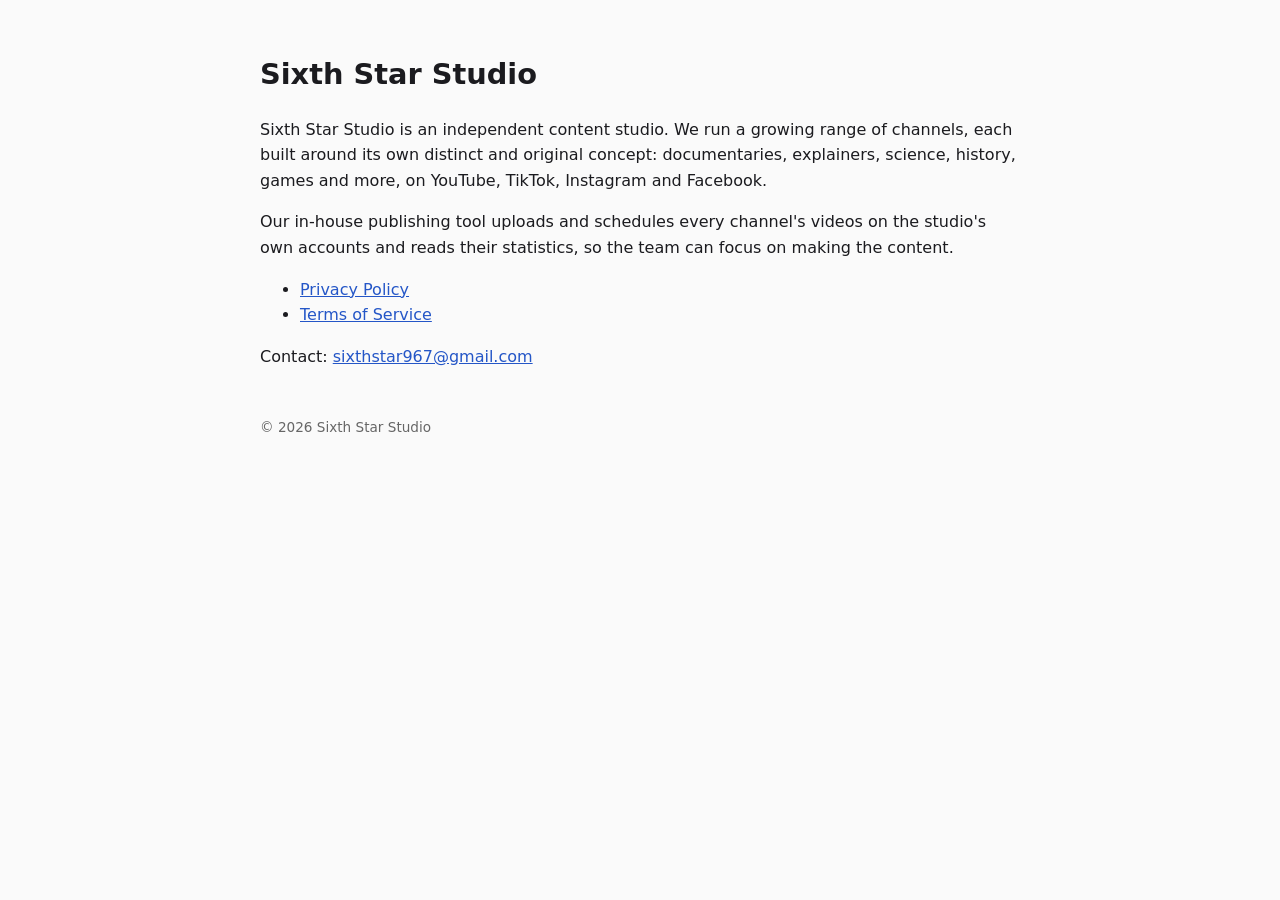
<file: index.html>
<!doctype html><html lang="en"><head><meta charset="utf-8"><meta name="viewport" content="width=device-width,initial-scale=1">
<title>Sixth Star Studio</title><link rel="stylesheet" href="style.css"></head><body>
<h1>Sixth Star Studio</h1>
<p>Sixth Star Studio is an independent content studio. We run a growing range of channels, each built around its own distinct and original concept: documentaries, explainers, science, history, games and more, on YouTube, TikTok, Instagram and Facebook.</p>
<p>Our in-house publishing tool uploads and schedules every channel's videos on the studio's own accounts and reads their statistics, so the team can focus on making the content.</p>
<ul><li><a href="privacy.html">Privacy Policy</a></li><li><a href="terms.html">Terms of Service</a></li></ul>
<p>Contact: <a href="mailto:sixthstar967@gmail.com">sixthstar967@gmail.com</a></p>
<footer>&copy; 2026 Sixth Star Studio</footer></body></html>
</file>
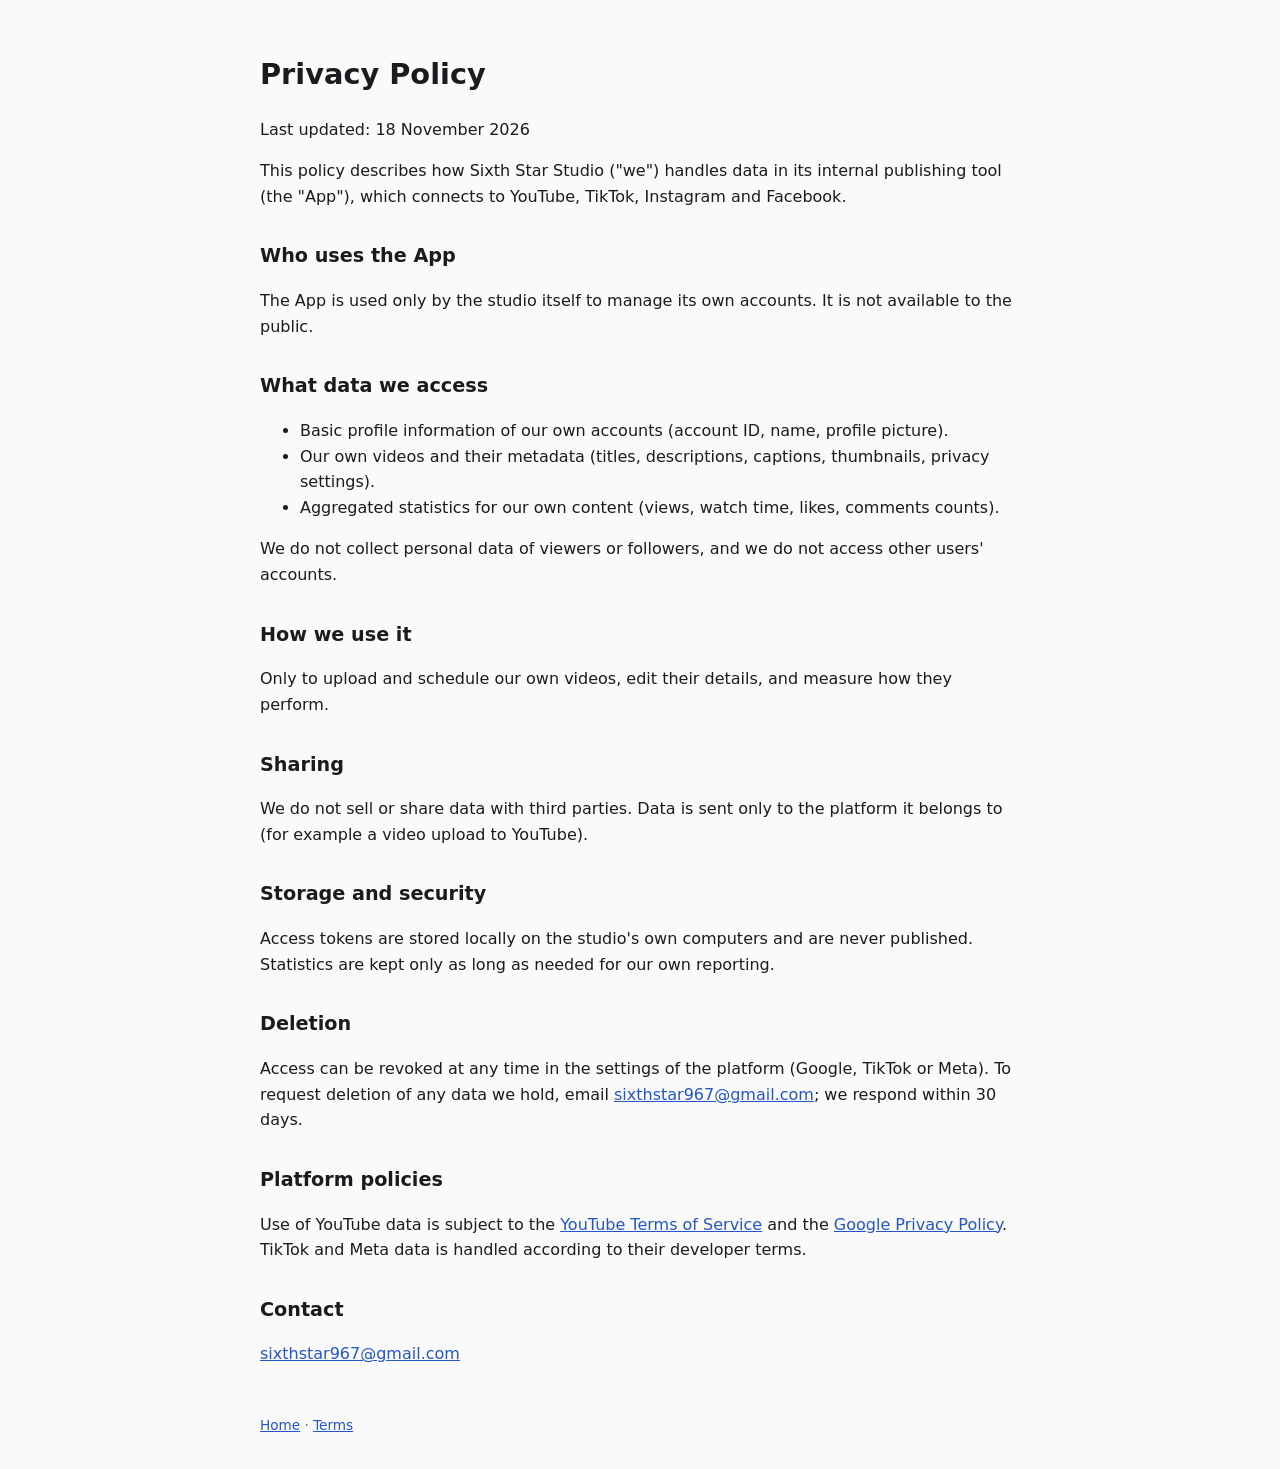
<file: privacy.html>
<!doctype html><html lang="en"><head><meta charset="utf-8"><meta name="viewport" content="width=device-width,initial-scale=1">
<title>Privacy Policy</title><link rel="stylesheet" href="style.css"></head><body>
<h1>Privacy Policy</h1><p>Last updated: 18 November 2026</p>
<p>This policy describes how Sixth Star Studio ("we") handles data in its internal publishing tool (the "App"), which connects to YouTube, TikTok, Instagram and Facebook.</p>
<h2>Who uses the App</h2><p>The App is used only by the studio itself to manage its own accounts. It is not available to the public.</p>
<h2>What data we access</h2><ul>
<li>Basic profile information of our own accounts (account ID, name, profile picture).</li>
<li>Our own videos and their metadata (titles, descriptions, captions, thumbnails, privacy settings).</li>
<li>Aggregated statistics for our own content (views, watch time, likes, comments counts).</li></ul>
<p>We do not collect personal data of viewers or followers, and we do not access other users' accounts.</p>
<h2>How we use it</h2><p>Only to upload and schedule our own videos, edit their details, and measure how they perform.</p>
<h2>Sharing</h2><p>We do not sell or share data with third parties. Data is sent only to the platform it belongs to (for example a video upload to YouTube).</p>
<h2>Storage and security</h2><p>Access tokens are stored locally on the studio's own computers and are never published. Statistics are kept only as long as needed for our own reporting.</p>
<h2>Deletion</h2><p>Access can be revoked at any time in the settings of the platform (Google, TikTok or Meta). To request deletion of any data we hold, email <a href="mailto:sixthstar967@gmail.com">sixthstar967@gmail.com</a>; we respond within 30 days.</p>
<h2>Platform policies</h2><p>Use of YouTube data is subject to the <a href="https://www.youtube.com/t/terms">YouTube Terms of Service</a> and the <a href="https://policies.google.com/privacy">Google Privacy Policy</a>. TikTok and Meta data is handled according to their developer terms.</p>
<h2>Contact</h2><p><a href="mailto:sixthstar967@gmail.com">sixthstar967@gmail.com</a></p>
<footer><a href="index.html">Home</a> · <a href="terms.html">Terms</a></footer></body></html>
</file>
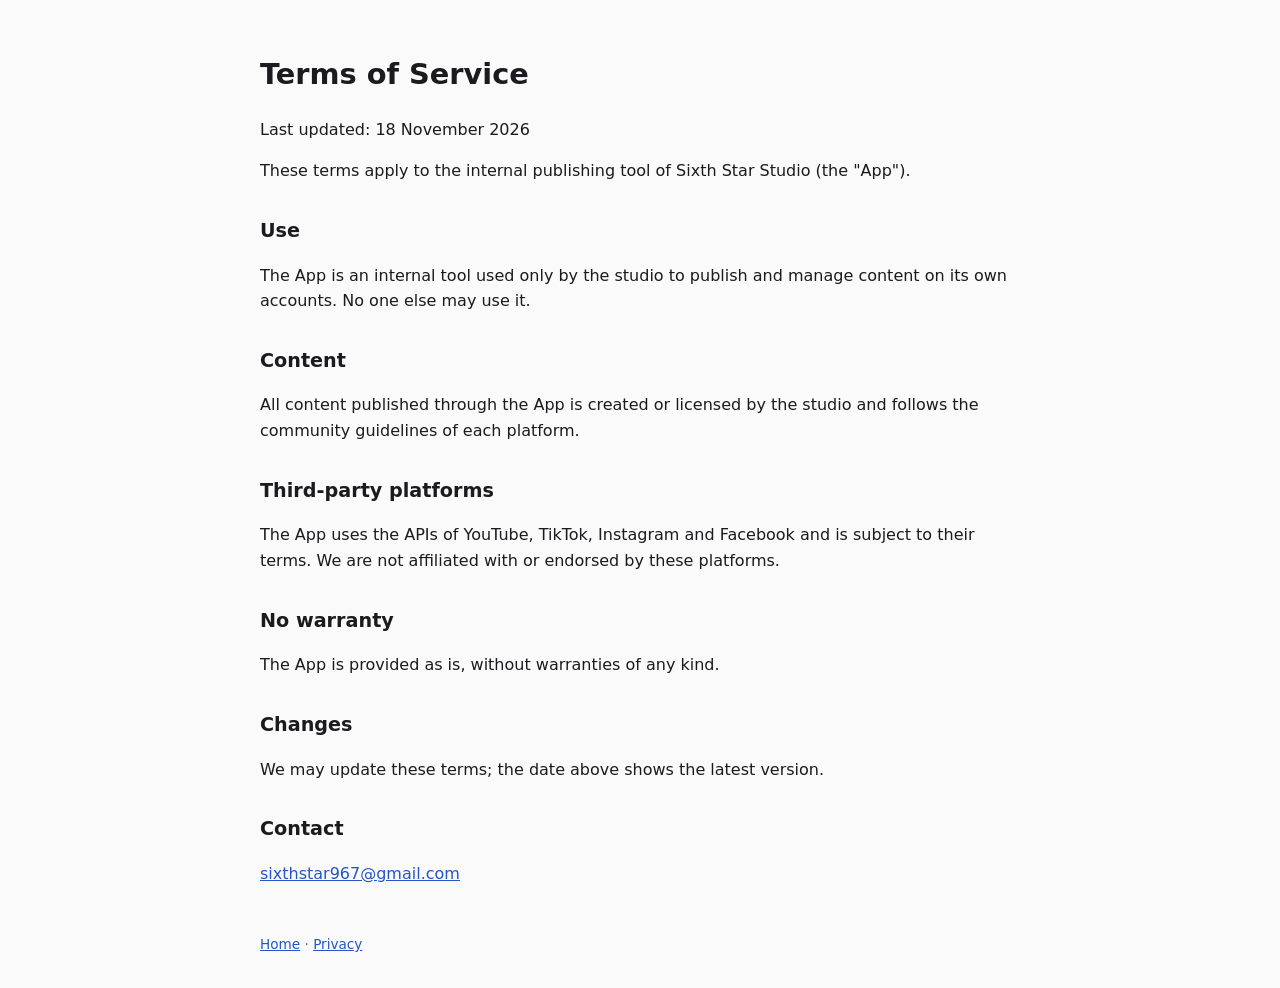
<file: terms.html>
<!doctype html><html lang="en"><head><meta charset="utf-8"><meta name="viewport" content="width=device-width,initial-scale=1">
<title>Terms of Service</title><link rel="stylesheet" href="style.css"></head><body>
<h1>Terms of Service</h1><p>Last updated: 18 November 2026</p>
<p>These terms apply to the internal publishing tool of Sixth Star Studio (the "App").</p>
<h2>Use</h2><p>The App is an internal tool used only by the studio to publish and manage content on its own accounts. No one else may use it.</p>
<h2>Content</h2><p>All content published through the App is created or licensed by the studio and follows the community guidelines of each platform.</p>
<h2>Third-party platforms</h2><p>The App uses the APIs of YouTube, TikTok, Instagram and Facebook and is subject to their terms. We are not affiliated with or endorsed by these platforms.</p>
<h2>No warranty</h2><p>The App is provided as is, without warranties of any kind.</p>
<h2>Changes</h2><p>We may update these terms; the date above shows the latest version.</p>
<h2>Contact</h2><p><a href="mailto:sixthstar967@gmail.com">sixthstar967@gmail.com</a></p>
<footer><a href="index.html">Home</a> · <a href="privacy.html">Privacy</a></footer></body></html>
</file>
<file: style.css>
body{font-family:system-ui,-apple-system,Segoe UI,Roboto,sans-serif;max-width:760px;margin:0 auto;padding:32px 16px;line-height:1.6;color:#1b1b1f;background:#fafafa}
h1{font-size:1.8rem}h2{font-size:1.2rem;margin-top:2rem}a{color:#2456c7}footer{margin-top:3rem;font-size:.85rem;color:#666}
@media (prefers-color-scheme:dark){body{background:#121214;color:#e8e8ea}a{color:#8fb0ff}footer{color:#999}}
</file>
